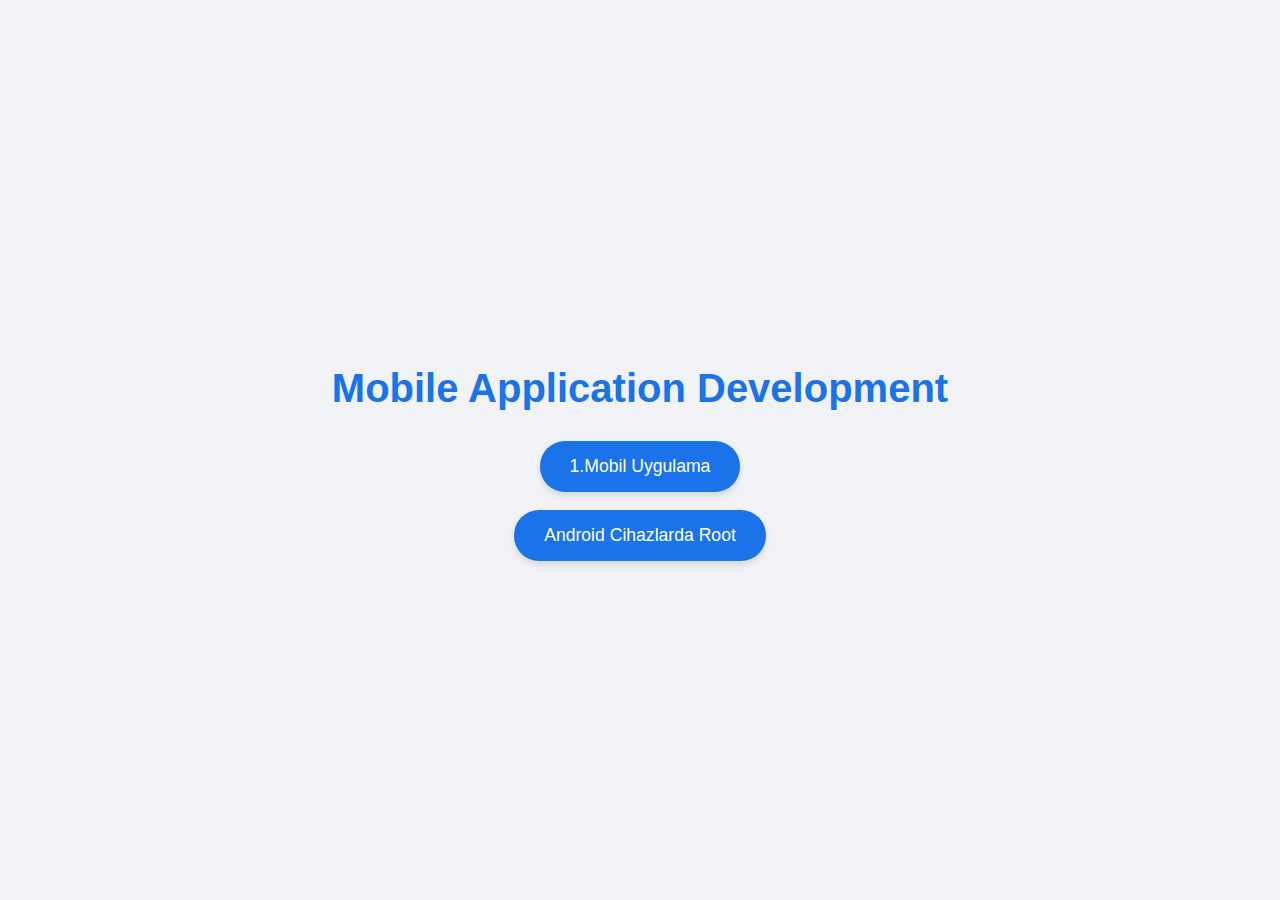
<file: index.html>
<!DOCTYPE html>
<html lang="tr">
<head>
    <meta charset="UTF-8">
    <meta name="viewport" content="width=device-width, initial-scale=1.0">
    <title>Mobile App Development</title>
    <style>
        body {
            font-family: Arial, sans-serif;
            display: flex;
            flex-direction: column;
            align-items: center;
            justify-content: center;
            height: 100vh;
            margin: 0;
            background-color: #f0f2f5;
        }

        .container {
            text-align: center;
            padding: 20px;
        }

        h1 {
            color: #1a73e8;
            margin-bottom: 30px;
            font-size: 2.5em;
        }

        .app-button {
            background-color: #1a73e8;
            color: white;
            padding: 15px 30px;
            border: none;
            border-radius: 25px;
            font-size: 1.1em;
            cursor: pointer;
            transition: all 0.3s ease;
            box-shadow: 0 4px 6px rgba(0, 0, 0, 0.1);
        }

        .app-button:hover {
            background-color: #1557b0;
            transform: translateY(-2px);
            box-shadow: 0 6px 8px rgba(0, 0, 0, 0.2);
        }
    </style>
</head>
<body>
    <div class="container">
        <h1>Mobile Application Development</h1>
        <button class="app-button" onclick="openApp1()">1.Mobil Uygulama</button>
        <br>
        <br>
        <button class="app-button" onclick="openApp2()">Android Cihazlarda Root</button>

    </div>

    <script>
        function openApp1() {
            window.location.href = "app_1/app_1.html";
        }

        function openApp2() {
            window.location.href = "app_1/root.html";
        }
    </script>

</body>
</html>
</file>
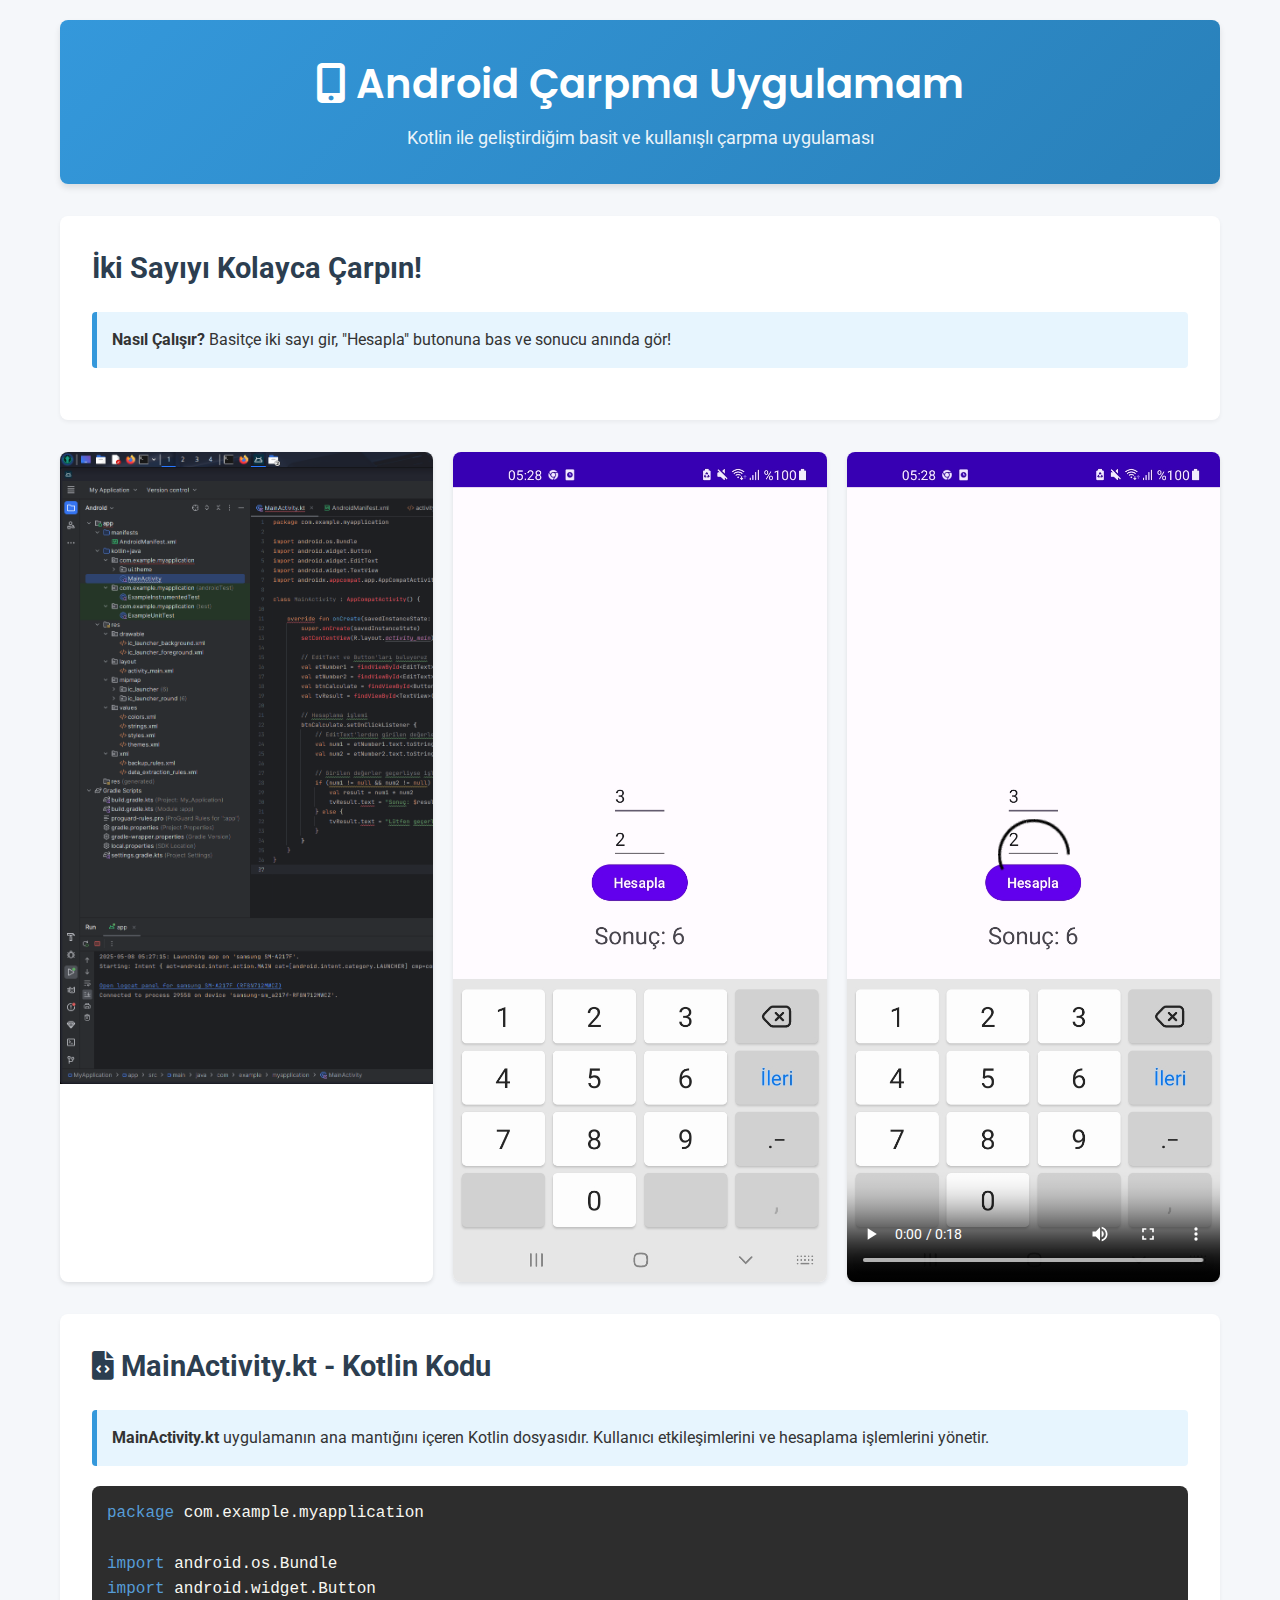
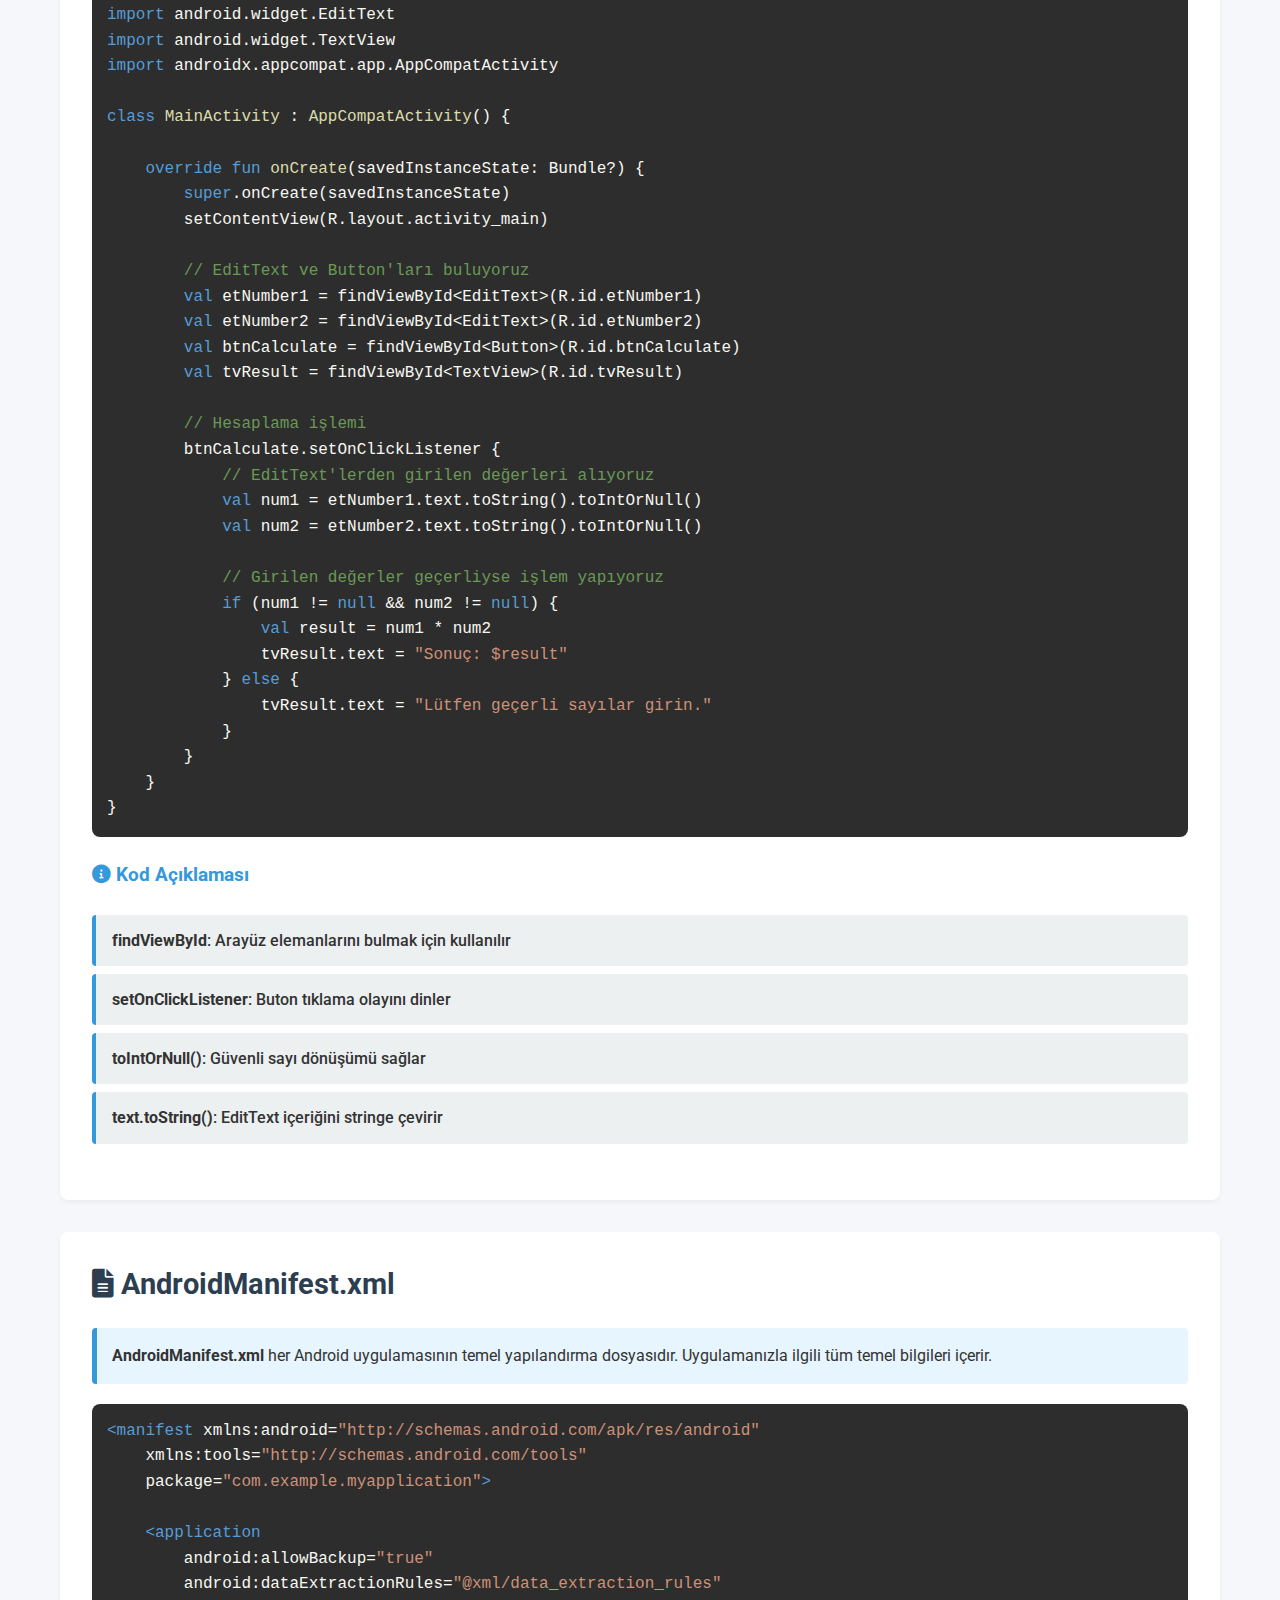
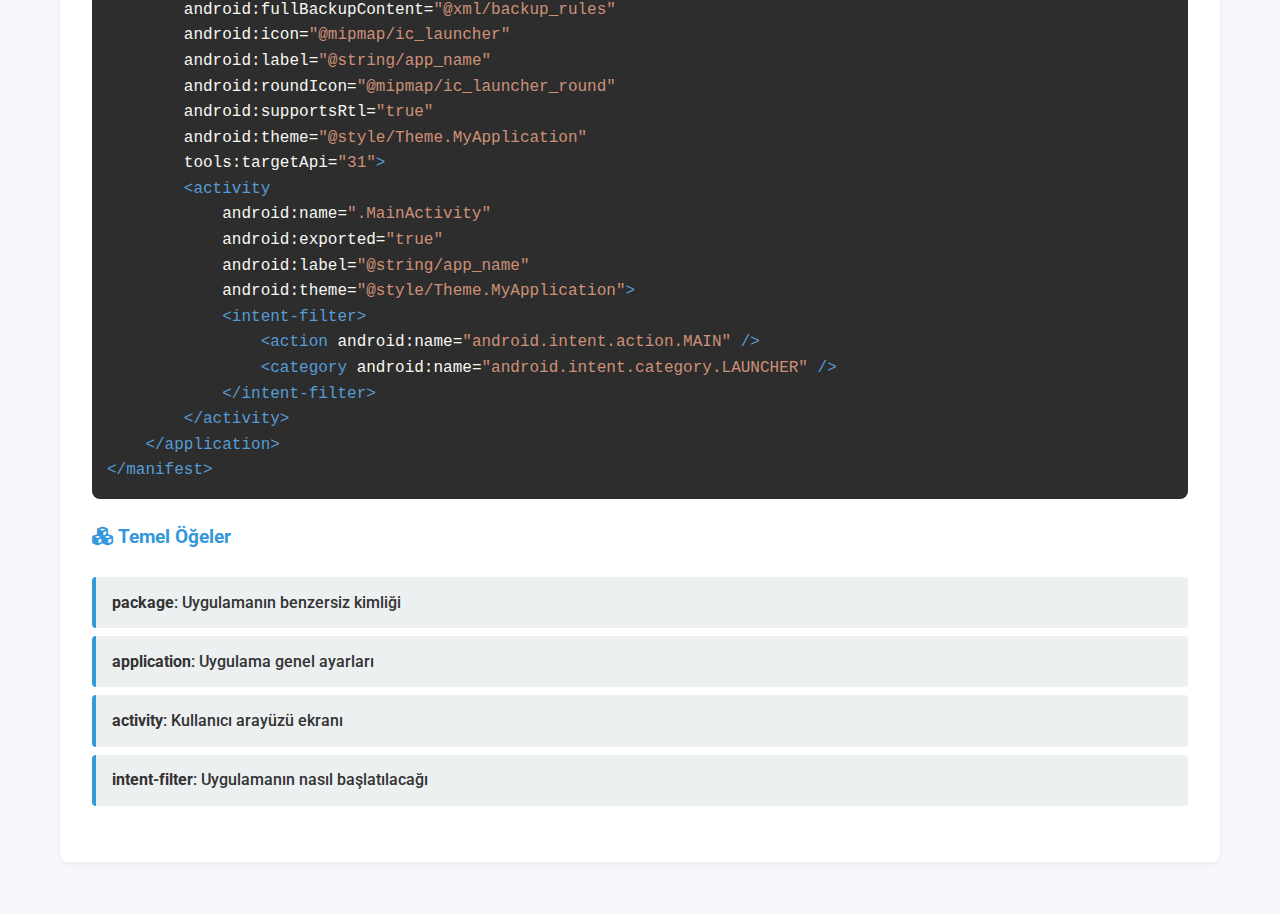
<file: app_1/app_1.html>
<!DOCTYPE html>
<html lang="tr">
<head>
    <meta charset="UTF-8">
    <meta name="viewport" content="width=device-width, initial-scale=1.0">
    <title>Android Çarpma Uygulamam</title>
    <link href="https://fonts.googleapis.com/css2?family=Poppins:wght@300;400;500;600&family=Roboto:wght@400;500;700&display=swap" rel="stylesheet">
    <link href="https://cdnjs.cloudflare.com/ajax/libs/font-awesome/6.0.0/css/all.min.css" rel="stylesheet">
    <style>
        :root {
            --primary: #3498db;
            --secondary: #2980b9;
            --dark: #2c3e50;
            --light: #ecf0f1;
            --success: #2ecc71;
            --warning: #f39c12;
            --danger: #e74c3c;
            --code-bg: #2d2d2d;
            --code-text: #f8f8f2;
        }
        
        * {
            margin: 0;
            padding: 0;
            box-sizing: border-box;
        }
        
        body {
            font-family: 'Roboto', sans-serif;
            line-height: 1.6;
            color: #333;
            background-color: #f5f7fa;
            padding: 0;
            margin: 0;
        }
        
        .container {
            max-width: 1200px;
            margin: 0 auto;
            padding: 20px;
        }
        
        header {
            text-align: center;
            margin-bottom: 2rem;
            padding: 2rem 0;
            background: linear-gradient(135deg, var(--primary), var(--secondary));
            color: white;
            border-radius: 8px;
            box-shadow: 0 4px 6px rgba(0, 0, 0, 0.1);
        }
        
        header h1 {
            font-family: 'Poppins', sans-serif;
            font-weight: 600;
            font-size: 2.5rem;
            margin-bottom: 0.5rem;
        }
        
        header p {
            font-size: 1.1rem;
            opacity: 0.9;
        }
        
        .app-showcase {
            background-color: white;
            border-radius: 8px;
            padding: 2rem;
            margin-bottom: 2rem;
            box-shadow: 0 2px 4px rgba(0, 0, 0, 0.05);
        }
        
        .app-info h2 {
            font-size: 1.8rem;
            color: var(--dark);
            margin-bottom: 1.5rem;
            line-height: 1.4;
        }
        
        .features-list {
            list-style-type: none;
            margin: 1.5rem 0;
        }
        
        .features-list li {
            padding: 0.8rem 1rem;
            margin-bottom: 0.5rem;
            background-color: var(--light);
            border-left: 4px solid var(--primary);
            border-radius: 4px;
            font-weight: 500;
        }
        
        .media-section {
            display: grid;
            grid-template-columns: repeat(auto-fit, minmax(300px, 1fr));
            gap: 20px;
            margin-bottom: 2rem;
        }
        
        .image-container, .video-container {
            background: white;
            border-radius: 8px;
            overflow: hidden;
            box-shadow: 0 2px 4px rgba(0, 0, 0, 0.1);
            transition: transform 0.3s ease;
        }
        
        .image-container:hover, .video-container:hover {
            transform: translateY(-5px);
        }
        
        .image-container img {
            width: 100%;
            height: auto;
            display: block;
        }
        
        .video-container video {
            width: 100%;
            display: block;
        }
        
        .info-box {
            background-color: #e7f5fe;
            border-left: 5px solid var(--primary);
            padding: 15px;
            margin: 20px 0;
            border-radius: 4px;
        }
        
        .code-container {
            background: var(--code-bg);
            border-radius: 8px;
            padding: 15px;
            margin: 20px 0;
            overflow-x: auto;
        }
        
        .code-container pre {
            color: var(--code-text);
            font-family: 'Courier New', monospace;
            margin: 0;
            white-space: pre-wrap;
        }
        
        .tag { color: #569cd6; }
        .keyword { color: #569cd6; }
        .function { color: #dcdcaa; }
        .string { color: #ce9178; }
        .comment { color: #6a9955; }
        .number { color: #b5cea8; }
        
        @media (max-width: 768px) {
            header h1 {
                font-size: 2rem;
            }
            
            .media-section {
                grid-template-columns: 1fr;
            }
        }
    </style>
</head>
<body>
    <div class="container">
        <header>
            <h1><i class="fas fa-mobile-alt"></i> Android Çarpma Uygulamam</h1>
            <p>Kotlin ile geliştirdiğim basit ve kullanışlı çarpma uygulaması</p>
        </header>

        <div class="app-showcase">
            <div class="app-info">
                <h2>İki Sayıyı Kolayca Çarpın!</h2>
                
                <div class="info-box">
                    <p><strong>Nasıl Çalışır?</strong> Basitçe iki sayı gir, "Hesapla" butonuna bas ve sonucu anında gör!</p>
                </div>
                
                </ul>
            </div>
        </div>

        <div class="media-section">
            <div class="image-container">
                <img src="photos/mobil1.png" alt="Uygulama Ana Ekran Görüntüsü">
            </div>
            <div class="image-container">
                <img src="photos/mobil2.png" alt="Uygulama Sonuç Ekran Görüntüsü">
            </div>
            <div class="video-container">
                <video controls poster="photos/mobil2.png">
                    <source src="videos/mobilvideo1.mp4" type="video/mp4">
                    Tarayıcınız video oynatmayı desteklemiyor.
                </video>
            </div>
        </div>

        <div class="app-showcase">
            <div class="app-info">
                <h2><i class="fas fa-file-code"></i> MainActivity.kt - Kotlin Kodu</h2>
                
                <div class="info-box">
                    <p><strong>MainActivity.kt</strong> uygulamanın ana mantığını içeren Kotlin dosyasıdır. Kullanıcı etkileşimlerini ve hesaplama işlemlerini yönetir.</p>
                </div>
                
                <div class="code-container">
                    <pre><span class="keyword">package</span> com.example.myapplication

<span class="keyword">import</span> android.os.Bundle
<span class="keyword">import</span> android.widget.Button
<span class="keyword">import</span> android.widget.EditText
<span class="keyword">import</span> android.widget.TextView
<span class="keyword">import</span> androidx.appcompat.app.AppCompatActivity

<span class="keyword">class</span> <span class="function">MainActivity</span> : <span class="function">AppCompatActivity</span>() {

    <span class="keyword">override fun</span> <span class="function">onCreate</span>(savedInstanceState: Bundle?) {
        <span class="keyword">super</span>.onCreate(savedInstanceState)
        setContentView(R.layout.activity_main)

        <span class="comment">// EditText ve Button'ları buluyoruz</span>
        <span class="keyword">val</span> etNumber1 = findViewById&lt;EditText&gt;(R.id.etNumber1)
        <span class="keyword">val</span> etNumber2 = findViewById&lt;EditText&gt;(R.id.etNumber2)
        <span class="keyword">val</span> btnCalculate = findViewById&lt;Button&gt;(R.id.btnCalculate)
        <span class="keyword">val</span> tvResult = findViewById&lt;TextView&gt;(R.id.tvResult)

        <span class="comment">// Hesaplama işlemi</span>
        btnCalculate.setOnClickListener {
            <span class="comment">// EditText'lerden girilen değerleri alıyoruz</span>
            <span class="keyword">val</span> num1 = etNumber1.text.toString().toIntOrNull()
            <span class="keyword">val</span> num2 = etNumber2.text.toString().toIntOrNull()

            <span class="comment">// Girilen değerler geçerliyse işlem yapıyoruz</span>
            <span class="keyword">if</span> (num1 != <span class="keyword">null</span> && num2 != <span class="keyword">null</span>) {
                <span class="keyword">val</span> result = num1 * num2
                tvResult.text = <span class="string">"Sonuç: $result"</span>
            } <span class="keyword">else</span> {
                tvResult.text = <span class="string">"Lütfen geçerli sayılar girin."</span>
            }
        }
    }
}</pre>
                </div>
                
                <h3 style="margin: 1.5rem 0 1rem 0; color: var(--primary);"><i class="fas fa-info-circle"></i> Kod Açıklaması</h3>
                <ul class="features-list">
                    <li><strong>findViewById</strong>: Arayüz elemanlarını bulmak için kullanılır</li>
                    <li><strong>setOnClickListener</strong>: Buton tıklama olayını dinler</li>
                    <li><strong>toIntOrNull()</strong>: Güvenli sayı dönüşümü sağlar</li>
                    <li><strong>text.toString()</strong>: EditText içeriğini stringe çevirir</li>
                </ul>
            </div>
        </div>

        <div class="app-showcase">
            <div class="app-info">
                <h2><i class="fas fa-file-alt"></i> AndroidManifest.xml</h2>
                
                <div class="info-box">
                    <p><strong>AndroidManifest.xml</strong> her Android uygulamasının temel yapılandırma dosyasıdır. Uygulamanızla ilgili tüm temel bilgileri içerir.</p>
                </div>
                
                <div class="code-container">
                    <pre><span class="tag">&lt;manifest</span> <span class="attribute">xmlns:android</span>=<span class="string">"http://schemas.android.com/apk/res/android"</span>
    <span class="attribute">xmlns:tools</span>=<span class="string">"http://schemas.android.com/tools"</span>
    <span class="attribute">package</span>=<span class="string">"com.example.myapplication"</span><span class="tag">&gt;</span>

    <span class="tag">&lt;application</span>
        <span class="attribute">android:allowBackup</span>=<span class="string">"true"</span>
        <span class="attribute">android:dataExtractionRules</span>=<span class="string">"@xml/data_extraction_rules"</span>
        <span class="attribute">android:fullBackupContent</span>=<span class="string">"@xml/backup_rules"</span>
        <span class="attribute">android:icon</span>=<span class="string">"@mipmap/ic_launcher"</span>
        <span class="attribute">android:label</span>=<span class="string">"@string/app_name"</span>
        <span class="attribute">android:roundIcon</span>=<span class="string">"@mipmap/ic_launcher_round"</span>
        <span class="attribute">android:supportsRtl</span>=<span class="string">"true"</span>
        <span class="attribute">android:theme</span>=<span class="string">"@style/Theme.MyApplication"</span>
        <span class="attribute">tools:targetApi</span>=<span class="string">"31"</span><span class="tag">&gt;</span>
        <span class="tag">&lt;activity</span>
            <span class="attribute">android:name</span>=<span class="string">".MainActivity"</span>
            <span class="attribute">android:exported</span>=<span class="string">"true"</span>
            <span class="attribute">android:label</span>=<span class="string">"@string/app_name"</span>
            <span class="attribute">android:theme</span>=<span class="string">"@style/Theme.MyApplication"</span><span class="tag">&gt;</span>
            <span class="tag">&lt;intent-filter&gt;</span>
                <span class="tag">&lt;action</span> <span class="attribute">android:name</span>=<span class="string">"android.intent.action.MAIN"</span> <span class="tag">/&gt;</span>
                <span class="tag">&lt;category</span> <span class="attribute">android:name</span>=<span class="string">"android.intent.category.LAUNCHER"</span> <span class="tag">/&gt;</span>
            <span class="tag">&lt;/intent-filter&gt;</span>
        <span class="tag">&lt;/activity&gt;</span>
    <span class="tag">&lt;/application&gt;</span>
<span class="tag">&lt;/manifest&gt;</span></pre>
                </div>
                
                <h3 style="margin: 1.5rem 0 1rem 0; color: var(--primary);"><i class="fas fa-cubes"></i> Temel Öğeler</h3>
                <ul class="features-list">
                    <li><strong>package</strong>: Uygulamanın benzersiz kimliği</li>
                    <li><strong>application</strong>: Uygulama genel ayarları</li>
                    <li><strong>activity</strong>: Kullanıcı arayüzü ekranı</li>
                    <li><strong>intent-filter</strong>: Uygulamanın nasıl başlatılacağı</li>
                </ul>
            </div>
        </div>

    </div>

    <script src="app.js"></script>
</body>
</html>
</file>
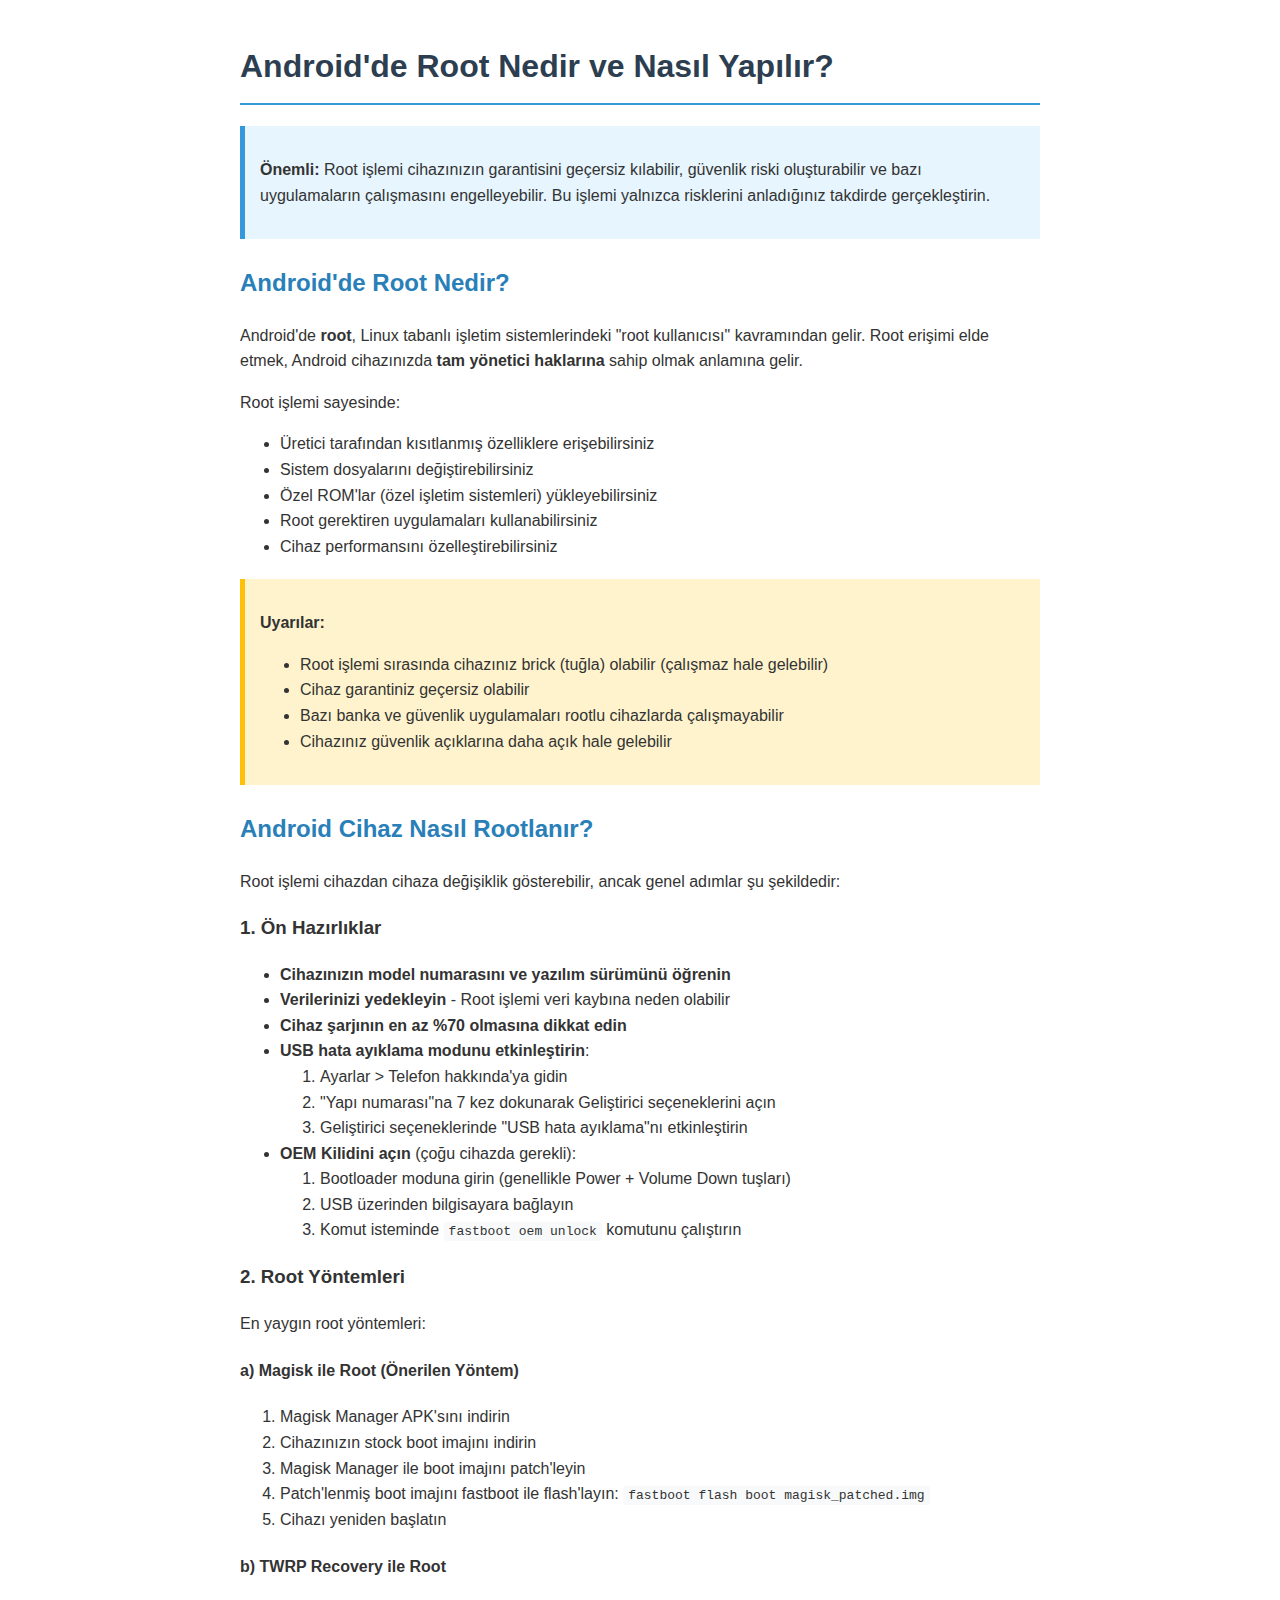
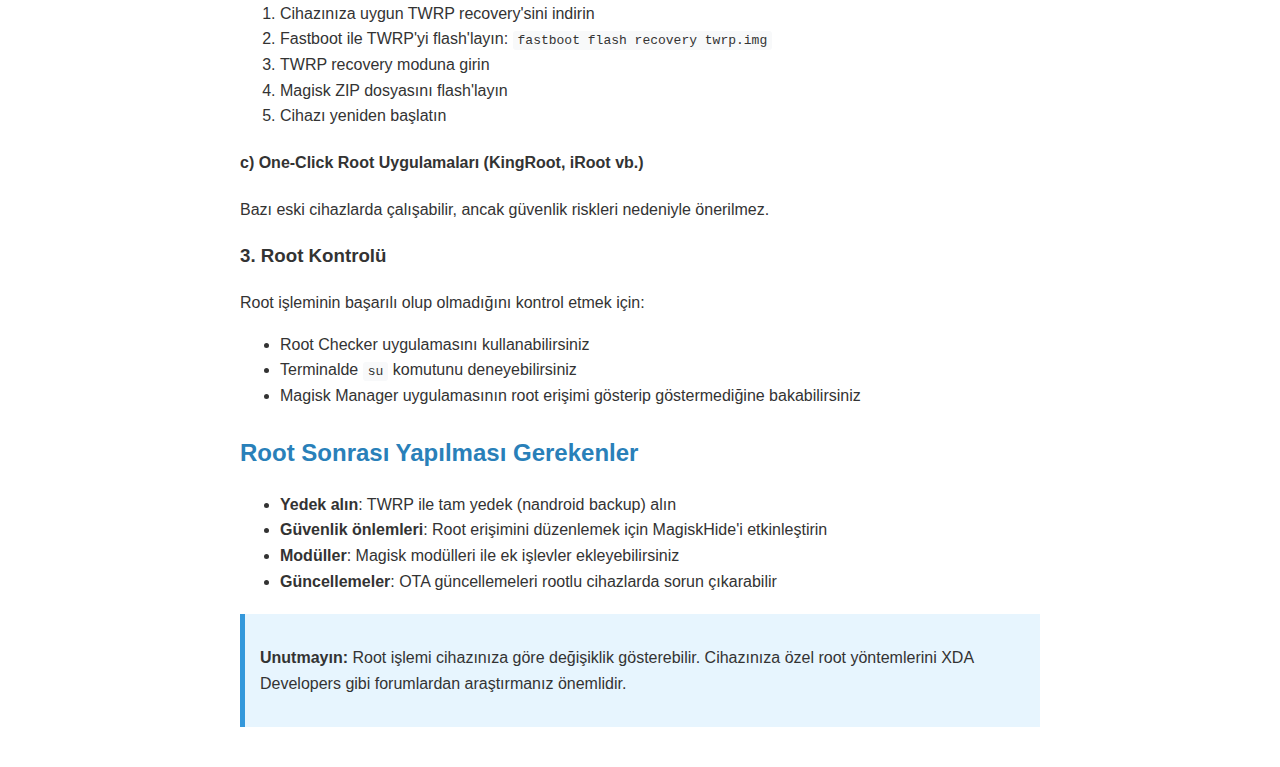
<file: app_1/root.html>
<!DOCTYPE html>
<html lang="tr">
<head>
    <meta charset="UTF-8">
    <meta name="viewport" content="width=device-width, initial-scale=1.0">
    <title>Android Root Rehberi</title>
    <style>
        body {
            font-family: Arial, sans-serif;
            line-height: 1.6;
            max-width: 800px;
            margin: 0 auto;
            padding: 20px;
            color: #333;
        }
        h1 {
            color: #2c3e50;
            border-bottom: 2px solid #3498db;
            padding-bottom: 10px;
        }
        h2 {
            color: #2980b9;
            margin-top: 25px;
        }
        .warning {
            background-color: #fff3cd;
            border-left: 5px solid #ffc107;
            padding: 15px;
            margin: 20px 0;
        }
        .info-box {
            background-color: #e7f5fe;
            border-left: 5px solid #3498db;
            padding: 15px;
            margin: 20px 0;
        }
        code {
            background-color: #f8f9fa;
            padding: 2px 5px;
            border-radius: 3px;
            font-family: monospace;
        }
    </style>
</head>
<body>
    <h1>Android'de Root Nedir ve Nasıl Yapılır?</h1>
    
    <div class="info-box">
        <p><strong>Önemli:</strong> Root işlemi cihazınızın garantisini geçersiz kılabilir, güvenlik riski oluşturabilir ve bazı uygulamaların çalışmasını engelleyebilir. Bu işlemi yalnızca risklerini anladığınız takdirde gerçekleştirin.</p>
    </div>

    <h2>Android'de Root Nedir?</h2>
    <p>Android'de <strong>root</strong>, Linux tabanlı işletim sistemlerindeki "root kullanıcısı" kavramından gelir. Root erişimi elde etmek, Android cihazınızda <strong>tam yönetici haklarına</strong> sahip olmak anlamına gelir.</p>
    
    <p>Root işlemi sayesinde:</p>
    <ul>
        <li>Üretici tarafından kısıtlanmış özelliklere erişebilirsiniz</li>
        <li>Sistem dosyalarını değiştirebilirsiniz</li>
        <li>Özel ROM'lar (özel işletim sistemleri) yükleyebilirsiniz</li>
        <li>Root gerektiren uygulamaları kullanabilirsiniz</li>
        <li>Cihaz performansını özelleştirebilirsiniz</li>
    </ul>

    <div class="warning">
        <p><strong>Uyarılar:</strong></p>
        <ul>
            <li>Root işlemi sırasında cihazınız brick (tuğla) olabilir (çalışmaz hale gelebilir)</li>
            <li>Cihaz garantiniz geçersiz olabilir</li>
            <li>Bazı banka ve güvenlik uygulamaları rootlu cihazlarda çalışmayabilir</li>
            <li>Cihazınız güvenlik açıklarına daha açık hale gelebilir</li>
        </ul>
    </div>

    <h2>Android Cihaz Nasıl Rootlanır?</h2>
    <p>Root işlemi cihazdan cihaza değişiklik gösterebilir, ancak genel adımlar şu şekildedir:</p>

    <h3>1. Ön Hazırlıklar</h3>
    <ul>
        <li><strong>Cihazınızın model numarasını ve yazılım sürümünü öğrenin</strong></li>
        <li><strong>Verilerinizi yedekleyin</strong> - Root işlemi veri kaybına neden olabilir</li>
        <li><strong>Cihaz şarjının en az %70 olmasına dikkat edin</strong></li>
        <li><strong>USB hata ayıklama modunu etkinleştirin</strong>:
            <ol>
                <li>Ayarlar > Telefon hakkında'ya gidin</li>
                <li>"Yapı numarası"na 7 kez dokunarak Geliştirici seçeneklerini açın</li>
                <li>Geliştirici seçeneklerinde "USB hata ayıklama"nı etkinleştirin</li>
            </ol>
        </li>
        <li><strong>OEM Kilidini açın</strong> (çoğu cihazda gerekli):
            <ol>
                <li>Bootloader moduna girin (genellikle Power + Volume Down tuşları)</li>
                <li>USB üzerinden bilgisayara bağlayın</li>
                <li>Komut isteminde <code>fastboot oem unlock</code> komutunu çalıştırın</li>
            </ol>
        </li>
    </ul>

    <h3>2. Root Yöntemleri</h3>
    <p>En yaygın root yöntemleri:</p>

    <h4>a) Magisk ile Root (Önerilen Yöntem)</h4>
    <ol>
        <li>Magisk Manager APK'sını indirin</li>
        <li>Cihazınızın stock boot imajını indirin</li>
        <li>Magisk Manager ile boot imajını patch'leyin</li>
        <li>Patch'lenmiş boot imajını fastboot ile flash'layın:
            <code>fastboot flash boot magisk_patched.img</code>
        </li>
        <li>Cihazı yeniden başlatın</li>
    </ol>

    <h4>b) TWRP Recovery ile Root</h4>
    <ol>
        <li>Cihazınıza uygun TWRP recovery'sini indirin</li>
        <li>Fastboot ile TWRP'yi flash'layın:
            <code>fastboot flash recovery twrp.img</code>
        </li>
        <li>TWRP recovery moduna girin</li>
        <li>Magisk ZIP dosyasını flash'layın</li>
        <li>Cihazı yeniden başlatın</li>
    </ol>

    <h4>c) One-Click Root Uygulamaları (KingRoot, iRoot vb.)</h4>
    <p>Bazı eski cihazlarda çalışabilir, ancak güvenlik riskleri nedeniyle önerilmez.</p>

    <h3>3. Root Kontrolü</h3>
    <p>Root işleminin başarılı olup olmadığını kontrol etmek için:</p>
    <ul>
        <li>Root Checker uygulamasını kullanabilirsiniz</li>
        <li>Terminalde <code>su</code> komutunu deneyebilirsiniz</li>
        <li>Magisk Manager uygulamasının root erişimi gösterip göstermediğine bakabilirsiniz</li>
    </ul>

    <h2>Root Sonrası Yapılması Gerekenler</h2>
    <ul>
        <li><strong>Yedek alın</strong>: TWRP ile tam yedek (nandroid backup) alın</li>
        <li><strong>Güvenlik önlemleri</strong>: Root erişimini düzenlemek için MagiskHide'i etkinleştirin</li>
        <li><strong>Modüller</strong>: Magisk modülleri ile ek işlevler ekleyebilirsiniz</li>
        <li><strong>Güncellemeler</strong>: OTA güncellemeleri rootlu cihazlarda sorun çıkarabilir</li>
    </ul>

    <div class="info-box">
        <p><strong>Unutmayın:</strong> Root işlemi cihazınıza göre değişiklik gösterebilir. Cihazınıza özel root yöntemlerini XDA Developers gibi forumlardan araştırmanız önemlidir.</p>
    </div>
</body>
</html>
</file>
